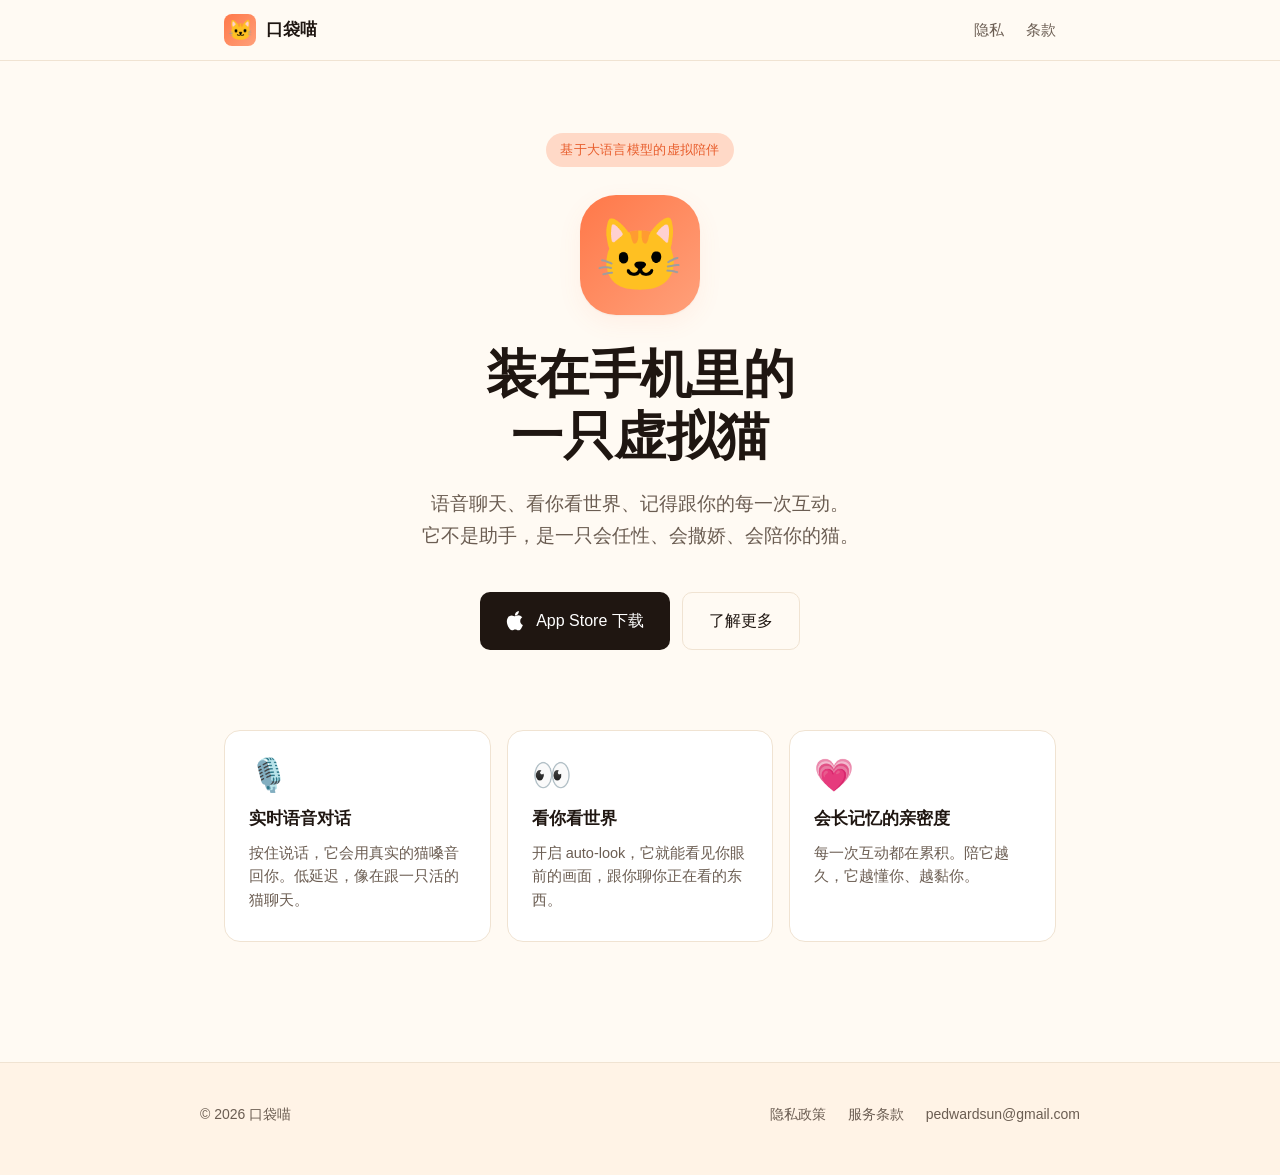
<file: index.html>
<!doctype html>
<html lang="zh-CN">
  <head>
    <meta charset="UTF-8" />
    <meta name="viewport" content="width=device-width, initial-scale=1.0, viewport-fit=cover" />
    <meta name="theme-color" content="#fffaf3" />
    <title>口袋喵 PhonePet — 装在手机里的虚拟猫陪伴</title>
    <meta
      name="description"
      content="口袋喵是一只可以语音对话、看你看世界的虚拟猫，基于大语言模型，给你真实的陪伴感。"
    />

    <!-- Open Graph -->
    <meta property="og:title" content="口袋喵 PhonePet" />
    <meta property="og:description" content="装在手机里的虚拟猫陪伴" />
    <meta property="og:type" content="website" />
    <meta property="og:locale" content="zh_CN" />

    <link
      rel="icon"
      href="data:image/svg+xml,%3Csvg xmlns='http://www.w3.org/2000/svg' viewBox='0 0 100 100'%3E%3Ctext y='.9em' font-size='90'%3E%F0%9F%90%B1%3C/text%3E%3C/svg%3E"
    />
    <link rel="stylesheet" href="/assets/styles.css" />
  </head>
  <body>
    <nav class="nav">
      <div class="nav-inner">
        <a href="/" class="brand">
          <span class="brand-logo">🐱</span>
          <span>口袋喵</span>
        </a>
        <div class="nav-links">
          <a href="/privacy">隐私</a>
          <a href="/terms">条款</a>
        </div>
      </div>
    </nav>

    <main>
      <section class="hero">
        <span class="hero-badge">基于大语言模型的虚拟陪伴</span>
        <div class="hero-mascot" aria-hidden="true">🐱</div>
        <h1>装在手机里的<br />一只虚拟猫</h1>
        <p class="hero-sub">
          语音聊天、看你看世界、记得跟你的每一次互动。<br />
          它不是助手，是一只会任性、会撒娇、会陪你的猫。
        </p>
        <div class="cta-row">
          <!-- TODO: 上架 App Store 后把 href 换成真实链接 -->
          <a class="btn btn-primary" href="https://apps.apple.com/app/idTODO" aria-label="在 App Store 下载">
            <svg class="btn-icon" viewBox="0 0 24 24" fill="currentColor" aria-hidden="true">
              <path
                d="M17.05 12.04c-.03-2.97 2.42-4.39 2.53-4.46-1.38-2.02-3.53-2.3-4.3-2.33-1.83-.19-3.57 1.08-4.5 1.08-.94 0-2.37-1.05-3.9-1.02-2 .03-3.86 1.16-4.89 2.95-2.1 3.64-.54 9.02 1.5 11.97 1 1.45 2.18 3.07 3.73 3.01 1.5-.06 2.07-.97 3.88-.97 1.81 0 2.31.97 3.89.94 1.61-.03 2.63-1.47 3.6-2.93 1.14-1.68 1.61-3.32 1.63-3.41-.04-.02-3.13-1.2-3.17-4.83zM14.2 3.85c.82-1 1.38-2.39 1.22-3.78-1.18.05-2.61.79-3.46 1.78-.77.88-1.44 2.29-1.26 3.65 1.32.1 2.67-.66 3.5-1.65z"
              />
            </svg>
            App Store 下载
          </a>
          <a class="btn btn-ghost" href="#features">了解更多</a>
        </div>
      </section>

      <section class="features" id="features">
        <article class="feature">
          <span class="feature-icon">🎙️</span>
          <h3>实时语音对话</h3>
          <p>按住说话，它会用真实的猫嗓音回你。低延迟，像在跟一只活的猫聊天。</p>
        </article>
        <article class="feature">
          <span class="feature-icon">👀</span>
          <h3>看你看世界</h3>
          <p>开启 auto-look，它就能看见你眼前的画面，跟你聊你正在看的东西。</p>
        </article>
        <article class="feature">
          <span class="feature-icon">💗</span>
          <h3>会长记忆的亲密度</h3>
          <p>每一次互动都在累积。陪它越久，它越懂你、越黏你。</p>
        </article>
      </section>
    </main>

    <footer class="footer">
      <div class="footer-inner">
        <div>© 2026 口袋喵</div>
        <div class="footer-links">
          <a href="/privacy">隐私政策</a>
          <a href="/terms">服务条款</a>
          <button
            type="button"
            class="copy-email"
            data-email="pedwardsun@gmail.com"
            aria-label="复制邮箱地址 pedwardsun@gmail.com"
          >
            pedwardsun@gmail.com
          </button>
        </div>
      </div>
    </footer>
    <script src="/assets/main.js" defer></script>
  </body>
</html>
</file>
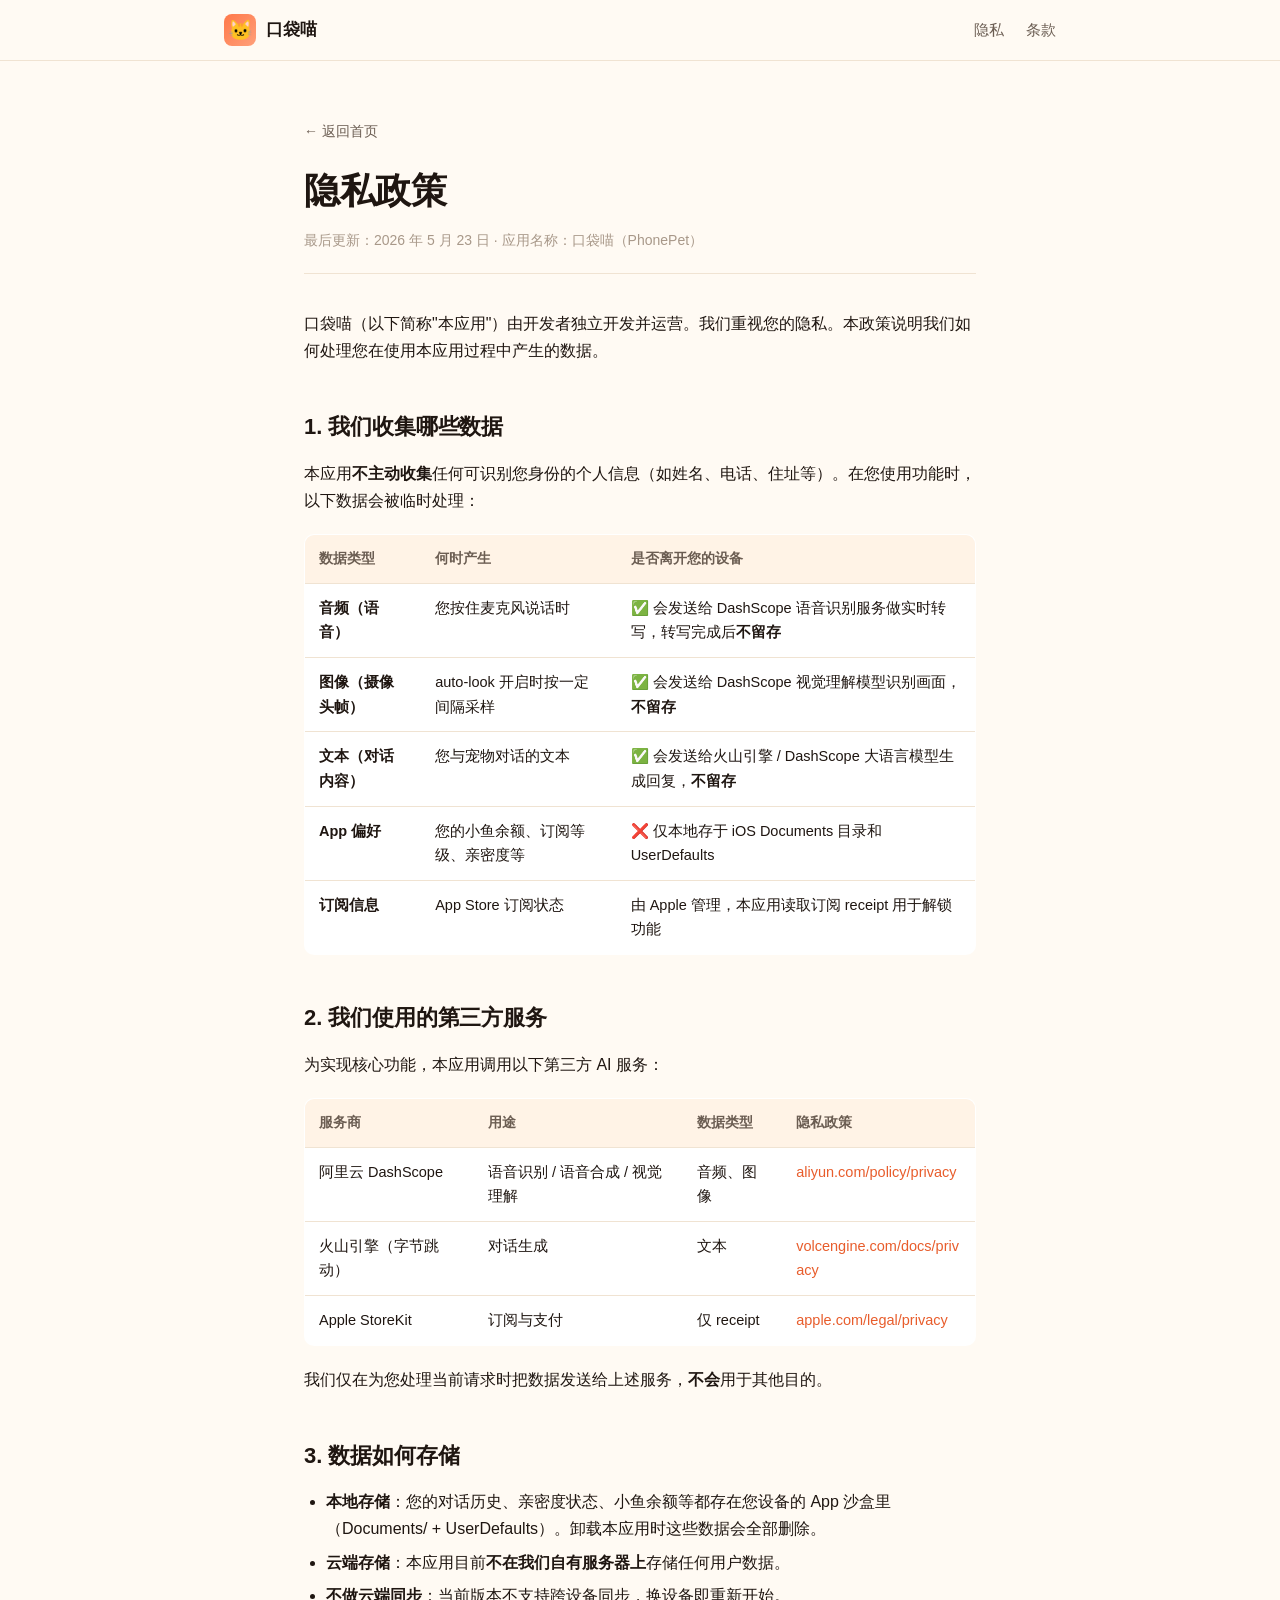
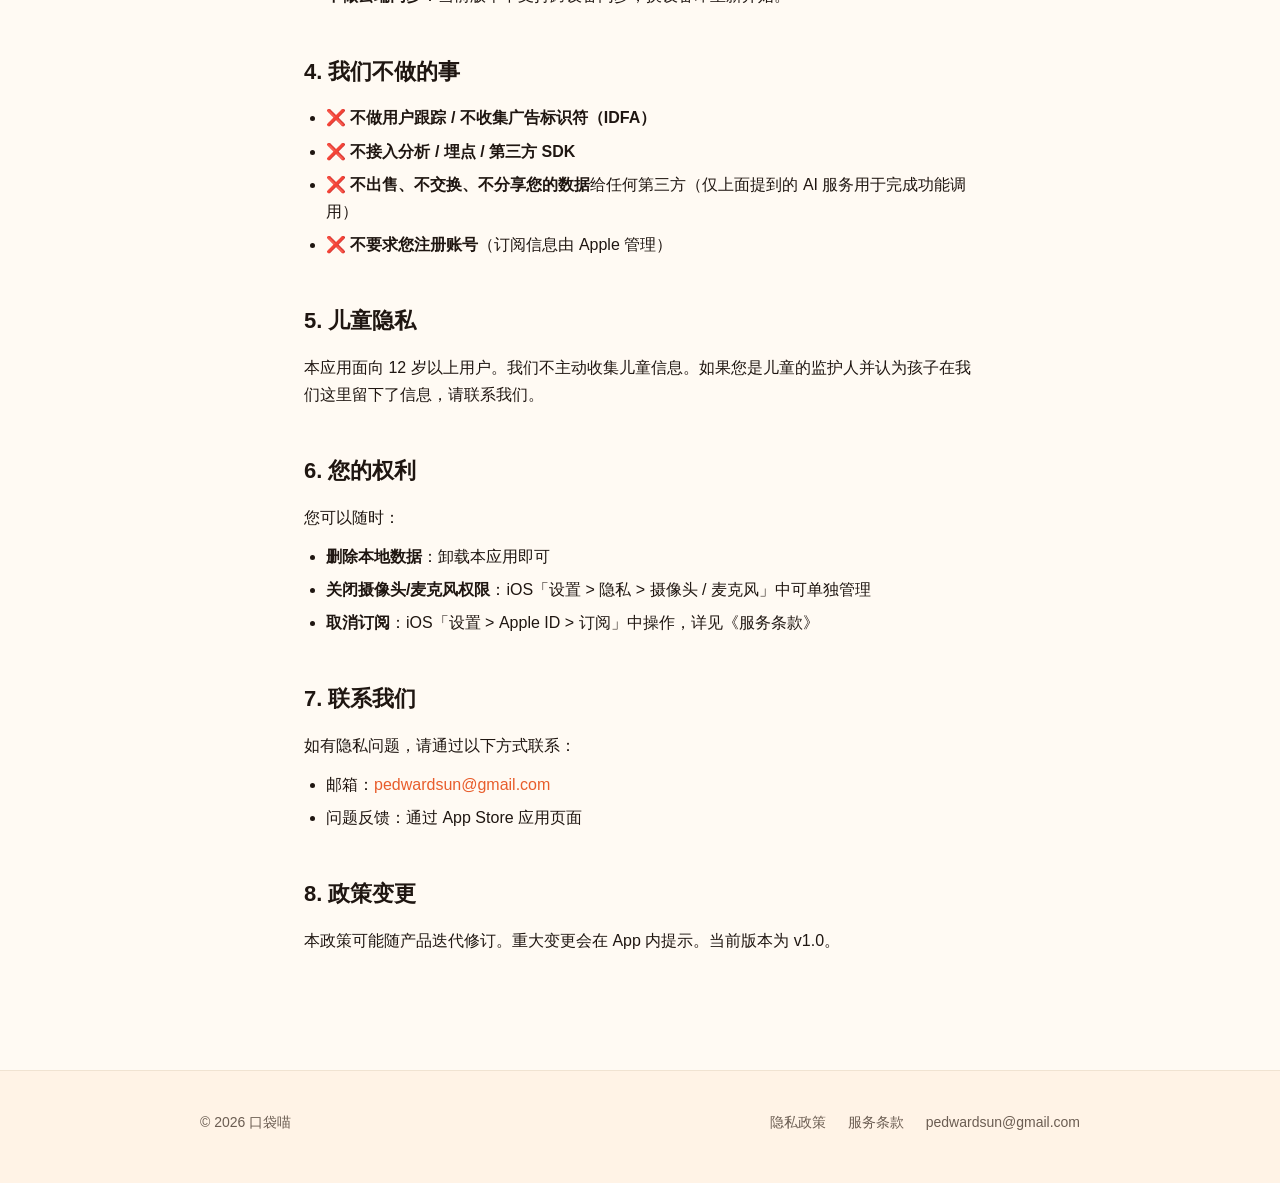
<file: privacy.html>
<!doctype html>
<html lang="zh-CN">
  <head>
    <meta charset="UTF-8" />
    <meta name="viewport" content="width=device-width, initial-scale=1.0" />
    <meta name="theme-color" content="#fffaf3" />
    <title>隐私政策 — 口袋喵 PhonePet</title>
    <meta name="description" content="口袋喵（PhonePet）隐私政策" />
    <link
      rel="icon"
      href="data:image/svg+xml,%3Csvg xmlns='http://www.w3.org/2000/svg' viewBox='0 0 100 100'%3E%3Ctext y='.9em' font-size='90'%3E%F0%9F%90%B1%3C/text%3E%3C/svg%3E"
    />
    <link rel="stylesheet" href="/assets/styles.css" />
  </head>
  <body>
    <nav class="nav">
      <div class="nav-inner">
        <a href="/" class="brand">
          <span class="brand-logo">🐱</span>
          <span>口袋喵</span>
        </a>
        <div class="nav-links">
          <a href="/privacy">隐私</a>
          <a href="/terms">条款</a>
        </div>
      </div>
    </nav>

    <main class="doc">
      <a class="doc-back" href="/">← 返回首页</a>
      <h1>隐私政策</h1>
      <div class="doc-meta">
        最后更新：2026 年 5 月 23 日 · 应用名称：口袋喵（PhonePet）
      </div>

      <p>
        口袋喵（以下简称"本应用"）由开发者独立开发并运营。我们重视您的隐私。本政策说明我们如何处理您在使用本应用过程中产生的数据。
      </p>

      <h2>1. 我们收集哪些数据</h2>
      <p>
        本应用<strong>不主动收集</strong>任何可识别您身份的个人信息（如姓名、电话、住址等）。在您使用功能时，以下数据会被临时处理：
      </p>
      <table>
        <thead>
          <tr>
            <th>数据类型</th>
            <th>何时产生</th>
            <th>是否离开您的设备</th>
          </tr>
        </thead>
        <tbody>
          <tr>
            <td><strong>音频（语音）</strong></td>
            <td>您按住麦克风说话时</td>
            <td>✅ 会发送给 DashScope 语音识别服务做实时转写，转写完成后<strong>不留存</strong></td>
          </tr>
          <tr>
            <td><strong>图像（摄像头帧）</strong></td>
            <td>auto-look 开启时按一定间隔采样</td>
            <td>✅ 会发送给 DashScope 视觉理解模型识别画面，<strong>不留存</strong></td>
          </tr>
          <tr>
            <td><strong>文本（对话内容）</strong></td>
            <td>您与宠物对话的文本</td>
            <td>✅ 会发送给火山引擎 / DashScope 大语言模型生成回复，<strong>不留存</strong></td>
          </tr>
          <tr>
            <td><strong>App 偏好</strong></td>
            <td>您的小鱼余额、订阅等级、亲密度等</td>
            <td>❌ 仅本地存于 iOS Documents 目录和 UserDefaults</td>
          </tr>
          <tr>
            <td><strong>订阅信息</strong></td>
            <td>App Store 订阅状态</td>
            <td>由 Apple 管理，本应用读取订阅 receipt 用于解锁功能</td>
          </tr>
        </tbody>
      </table>

      <h2>2. 我们使用的第三方服务</h2>
      <p>为实现核心功能，本应用调用以下第三方 AI 服务：</p>
      <table>
        <thead>
          <tr>
            <th>服务商</th>
            <th>用途</th>
            <th>数据类型</th>
            <th>隐私政策</th>
          </tr>
        </thead>
        <tbody>
          <tr>
            <td>阿里云 DashScope</td>
            <td>语音识别 / 语音合成 / 视觉理解</td>
            <td>音频、图像</td>
            <td><a href="https://www.aliyun.com/policy/privacy" target="_blank" rel="noopener">aliyun.com/policy/privacy</a></td>
          </tr>
          <tr>
            <td>火山引擎（字节跳动）</td>
            <td>对话生成</td>
            <td>文本</td>
            <td><a href="https://www.volcengine.com/docs/privacy" target="_blank" rel="noopener">volcengine.com/docs/privacy</a></td>
          </tr>
          <tr>
            <td>Apple StoreKit</td>
            <td>订阅与支付</td>
            <td>仅 receipt</td>
            <td><a href="https://www.apple.com/legal/privacy/" target="_blank" rel="noopener">apple.com/legal/privacy</a></td>
          </tr>
        </tbody>
      </table>
      <p>我们仅在为您处理当前请求时把数据发送给上述服务，<strong>不会</strong>用于其他目的。</p>

      <h2>3. 数据如何存储</h2>
      <ul>
        <li>
          <strong>本地存储</strong>：您的对话历史、亲密度状态、小鱼余额等都存在您设备的 App 沙盒里（Documents/ +
          UserDefaults）。卸载本应用时这些数据会全部删除。
        </li>
        <li>
          <strong>云端存储</strong>：本应用目前<strong>不在我们自有服务器上</strong>存储任何用户数据。
        </li>
        <li><strong>不做云端同步</strong>：当前版本不支持跨设备同步，换设备即重新开始。</li>
      </ul>

      <h2>4. 我们不做的事</h2>
      <ul>
        <li>❌ <strong>不做用户跟踪 / 不收集广告标识符（IDFA）</strong></li>
        <li>❌ <strong>不接入分析 / 埋点 / 第三方 SDK</strong></li>
        <li>
          ❌ <strong>不出售、不交换、不分享您的数据</strong>给任何第三方（仅上面提到的 AI 服务用于完成功能调用）
        </li>
        <li>❌ <strong>不要求您注册账号</strong>（订阅信息由 Apple 管理）</li>
      </ul>

      <h2>5. 儿童隐私</h2>
      <p>
        本应用面向 12
        岁以上用户。我们不主动收集儿童信息。如果您是儿童的监护人并认为孩子在我们这里留下了信息，请联系我们。
      </p>

      <h2>6. 您的权利</h2>
      <p>您可以随时：</p>
      <ul>
        <li><strong>删除本地数据</strong>：卸载本应用即可</li>
        <li>
          <strong>关闭摄像头/麦克风权限</strong>：iOS「设置 &gt; 隐私 &gt; 摄像头 / 麦克风」中可单独管理
        </li>
        <li><strong>取消订阅</strong>：iOS「设置 &gt; Apple ID &gt; 订阅」中操作，详见《服务条款》</li>
      </ul>

      <h2>7. 联系我们</h2>
      <p>如有隐私问题，请通过以下方式联系：</p>
      <ul>
        <li>邮箱：<a href="mailto:pedwardsun@gmail.com">pedwardsun@gmail.com</a></li>
        <li>问题反馈：通过 App Store 应用页面</li>
      </ul>

      <h2>8. 政策变更</h2>
      <p>本政策可能随产品迭代修订。重大变更会在 App 内提示。当前版本为 v1.0。</p>
    </main>

    <footer class="footer">
      <div class="footer-inner">
        <div>© 2026 口袋喵</div>
        <div class="footer-links">
          <a href="/privacy">隐私政策</a>
          <a href="/terms">服务条款</a>
          <button
            type="button"
            class="copy-email"
            data-email="pedwardsun@gmail.com"
            aria-label="复制邮箱地址 pedwardsun@gmail.com"
          >
            pedwardsun@gmail.com
          </button>
        </div>
      </div>
    </footer>
    <script src="/assets/main.js" defer></script>
  </body>
</html>
</file>
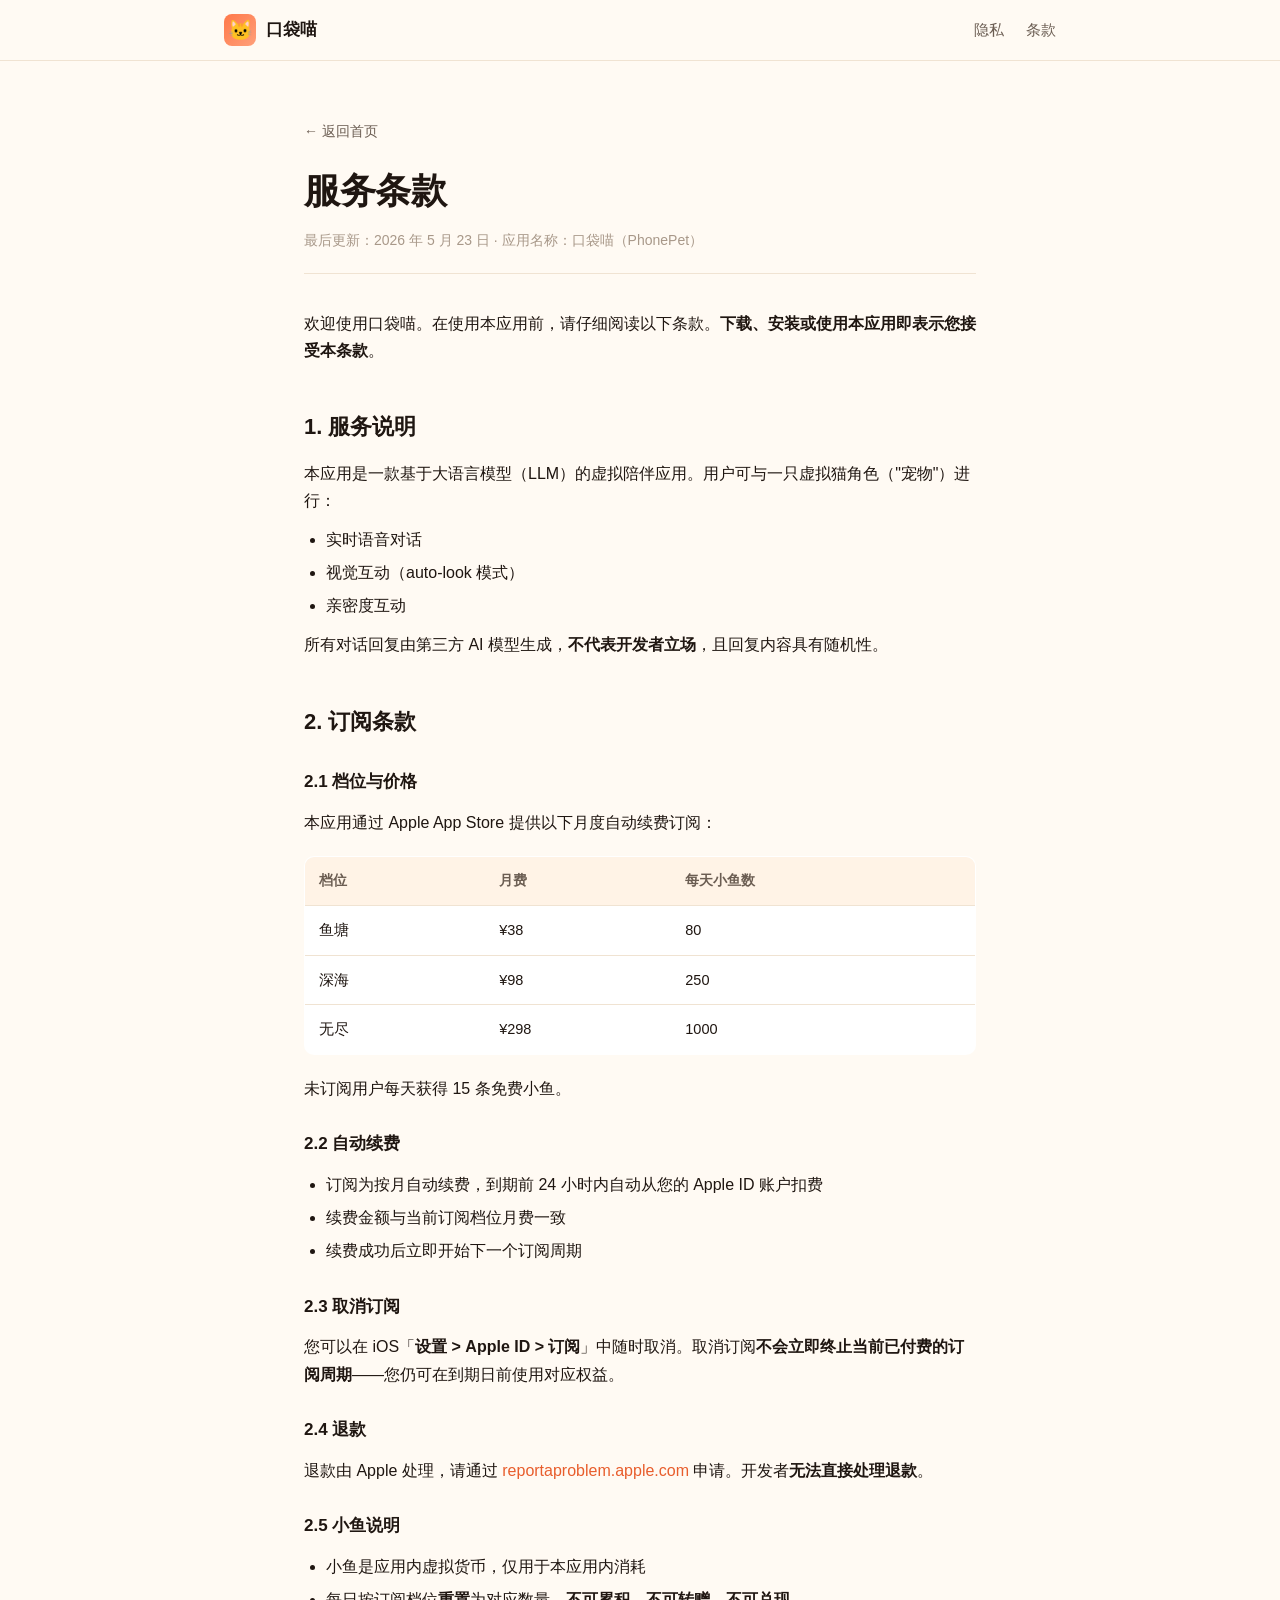
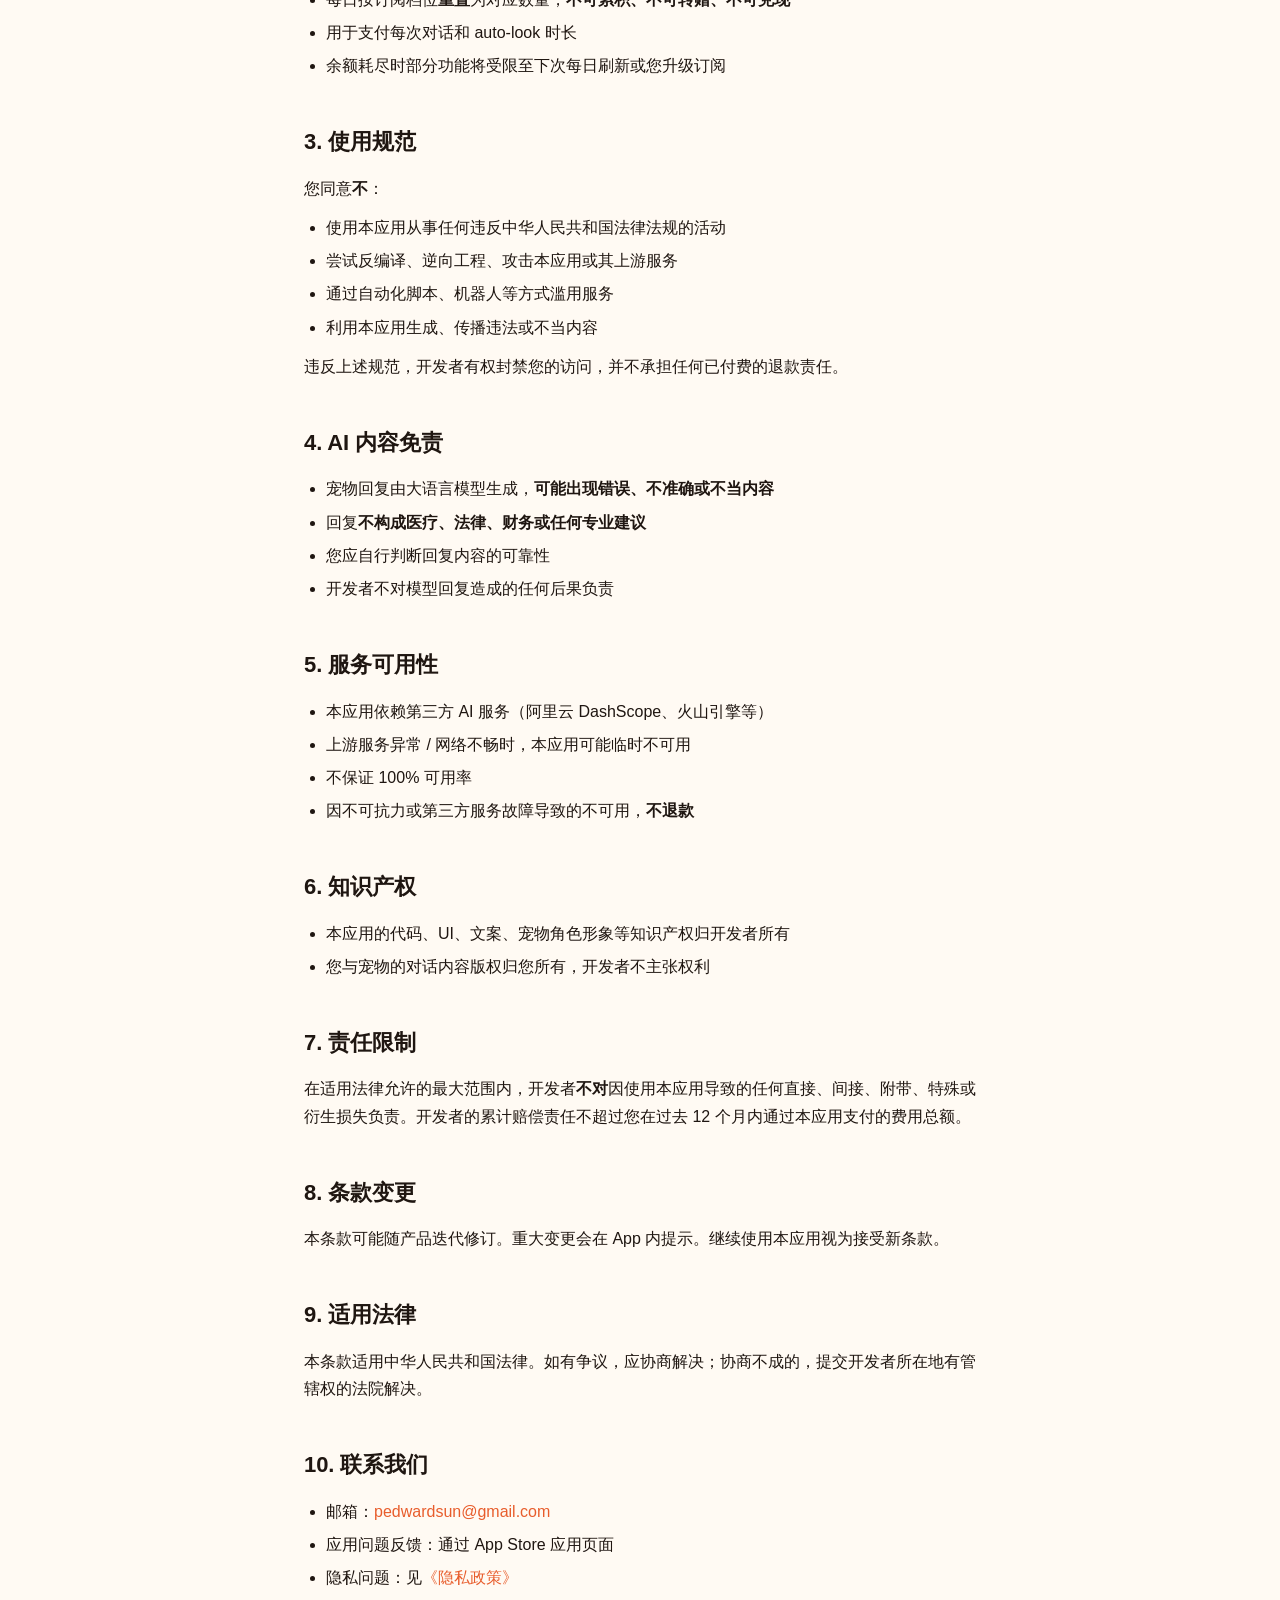
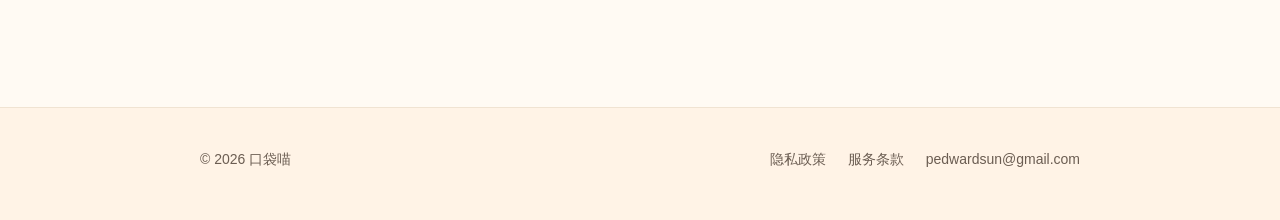
<file: terms.html>
<!doctype html>
<html lang="zh-CN">
  <head>
    <meta charset="UTF-8" />
    <meta name="viewport" content="width=device-width, initial-scale=1.0" />
    <meta name="theme-color" content="#fffaf3" />
    <title>服务条款 — 口袋喵 PhonePet</title>
    <meta name="description" content="口袋喵（PhonePet）服务条款" />
    <link
      rel="icon"
      href="data:image/svg+xml,%3Csvg xmlns='http://www.w3.org/2000/svg' viewBox='0 0 100 100'%3E%3Ctext y='.9em' font-size='90'%3E%F0%9F%90%B1%3C/text%3E%3C/svg%3E"
    />
    <link rel="stylesheet" href="/assets/styles.css" />
  </head>
  <body>
    <nav class="nav">
      <div class="nav-inner">
        <a href="/" class="brand">
          <span class="brand-logo">🐱</span>
          <span>口袋喵</span>
        </a>
        <div class="nav-links">
          <a href="/privacy">隐私</a>
          <a href="/terms">条款</a>
        </div>
      </div>
    </nav>

    <main class="doc">
      <a class="doc-back" href="/">← 返回首页</a>
      <h1>服务条款</h1>
      <div class="doc-meta">
        最后更新：2026 年 5 月 23 日 · 应用名称：口袋喵（PhonePet）
      </div>

      <p>
        欢迎使用口袋喵。在使用本应用前，请仔细阅读以下条款。<strong>下载、安装或使用本应用即表示您接受本条款</strong>。
      </p>

      <h2>1. 服务说明</h2>
      <p>本应用是一款基于大语言模型（LLM）的虚拟陪伴应用。用户可与一只虚拟猫角色（"宠物"）进行：</p>
      <ul>
        <li>实时语音对话</li>
        <li>视觉互动（auto-look 模式）</li>
        <li>亲密度互动</li>
      </ul>
      <p>所有对话回复由第三方 AI 模型生成，<strong>不代表开发者立场</strong>，且回复内容具有随机性。</p>

      <h2>2. 订阅条款</h2>

      <h3>2.1 档位与价格</h3>
      <p>本应用通过 Apple App Store 提供以下月度自动续费订阅：</p>
      <table>
        <thead>
          <tr>
            <th>档位</th>
            <th>月费</th>
            <th>每天小鱼数</th>
          </tr>
        </thead>
        <tbody>
          <tr><td>鱼塘</td><td>¥38</td><td>80</td></tr>
          <tr><td>深海</td><td>¥98</td><td>250</td></tr>
          <tr><td>无尽</td><td>¥298</td><td>1000</td></tr>
        </tbody>
      </table>
      <p>未订阅用户每天获得 15 条免费小鱼。</p>

      <h3>2.2 自动续费</h3>
      <ul>
        <li>订阅为按月自动续费，到期前 24 小时内自动从您的 Apple ID 账户扣费</li>
        <li>续费金额与当前订阅档位月费一致</li>
        <li>续费成功后立即开始下一个订阅周期</li>
      </ul>

      <h3>2.3 取消订阅</h3>
      <p>
        您可以在 iOS「<strong>设置 &gt; Apple ID &gt;
        订阅</strong>」中随时取消。取消订阅<strong>不会立即终止当前已付费的订阅周期</strong>——您仍可在到期日前使用对应权益。
      </p>

      <h3>2.4 退款</h3>
      <p>
        退款由 Apple
        处理，请通过
        <a href="https://reportaproblem.apple.com" target="_blank" rel="noopener">reportaproblem.apple.com</a>
        申请。开发者<strong>无法直接处理退款</strong>。
      </p>

      <h3>2.5 小鱼说明</h3>
      <ul>
        <li>小鱼是应用内虚拟货币，仅用于本应用内消耗</li>
        <li>每日按订阅档位<strong>重置</strong>为对应数量，<strong>不可累积、不可转赠、不可兑现</strong></li>
        <li>用于支付每次对话和 auto-look 时长</li>
        <li>余额耗尽时部分功能将受限至下次每日刷新或您升级订阅</li>
      </ul>

      <h2>3. 使用规范</h2>
      <p>您同意<strong>不</strong>：</p>
      <ul>
        <li>使用本应用从事任何违反中华人民共和国法律法规的活动</li>
        <li>尝试反编译、逆向工程、攻击本应用或其上游服务</li>
        <li>通过自动化脚本、机器人等方式滥用服务</li>
        <li>利用本应用生成、传播违法或不当内容</li>
      </ul>
      <p>违反上述规范，开发者有权封禁您的访问，并不承担任何已付费的退款责任。</p>

      <h2>4. AI 内容免责</h2>
      <ul>
        <li>宠物回复由大语言模型生成，<strong>可能出现错误、不准确或不当内容</strong></li>
        <li>回复<strong>不构成医疗、法律、财务或任何专业建议</strong></li>
        <li>您应自行判断回复内容的可靠性</li>
        <li>开发者不对模型回复造成的任何后果负责</li>
      </ul>

      <h2>5. 服务可用性</h2>
      <ul>
        <li>本应用依赖第三方 AI 服务（阿里云 DashScope、火山引擎等）</li>
        <li>上游服务异常 / 网络不畅时，本应用可能临时不可用</li>
        <li>不保证 100% 可用率</li>
        <li>因不可抗力或第三方服务故障导致的不可用，<strong>不退款</strong></li>
      </ul>

      <h2>6. 知识产权</h2>
      <ul>
        <li>本应用的代码、UI、文案、宠物角色形象等知识产权归开发者所有</li>
        <li>您与宠物的对话内容版权归您所有，开发者不主张权利</li>
      </ul>

      <h2>7. 责任限制</h2>
      <p>
        在适用法律允许的最大范围内，开发者<strong>不对</strong>因使用本应用导致的任何直接、间接、附带、特殊或衍生损失负责。开发者的累计赔偿责任不超过您在过去
        12 个月内通过本应用支付的费用总额。
      </p>

      <h2>8. 条款变更</h2>
      <p>本条款可能随产品迭代修订。重大变更会在 App 内提示。继续使用本应用视为接受新条款。</p>

      <h2>9. 适用法律</h2>
      <p>
        本条款适用中华人民共和国法律。如有争议，应协商解决；协商不成的，提交开发者所在地有管辖权的法院解决。
      </p>

      <h2>10. 联系我们</h2>
      <ul>
        <li>邮箱：<a href="mailto:pedwardsun@gmail.com">pedwardsun@gmail.com</a></li>
        <li>应用问题反馈：通过 App Store 应用页面</li>
        <li>隐私问题：见<a href="/privacy">《隐私政策》</a></li>
      </ul>
    </main>

    <footer class="footer">
      <div class="footer-inner">
        <div>© 2026 口袋喵</div>
        <div class="footer-links">
          <a href="/privacy">隐私政策</a>
          <a href="/terms">服务条款</a>
          <button
            type="button"
            class="copy-email"
            data-email="pedwardsun@gmail.com"
            aria-label="复制邮箱地址 pedwardsun@gmail.com"
          >
            pedwardsun@gmail.com
          </button>
        </div>
      </div>
    </footer>
    <script src="/assets/main.js" defer></script>
  </body>
</html>
</file>
<file: assets/styles.css>
/* === 口袋喵 官网共享样式 ===
   设计原则：极简、暖色调、中文优先、移动优先。
   零依赖、零构建。 */

:root {
  --bg: #fffaf3;
  --bg-soft: #fff3e6;
  --surface: #ffffff;
  --ink: #1f1611;
  --ink-soft: #6b5d52;
  --ink-faint: #a89889;
  --brand: #ff7849;
  --brand-dark: #e85d2c;
  --brand-soft: #ffd9c7;
  --line: #f0e3d2;
  --shadow: 0 1px 2px rgba(31, 22, 17, 0.04), 0 8px 24px rgba(255, 120, 73, 0.08);
  --radius: 16px;
  --radius-sm: 10px;
  --max-w: 880px;
}

* {
  box-sizing: border-box;
}

html {
  -webkit-text-size-adjust: 100%;
  scroll-behavior: smooth;
}

body {
  margin: 0;
  background: var(--bg);
  color: var(--ink);
  font-family:
    -apple-system, BlinkMacSystemFont, "PingFang SC", "Hiragino Sans GB",
    "Microsoft YaHei", "Segoe UI", Roboto, sans-serif;
  font-size: 16px;
  line-height: 1.7;
  -webkit-font-smoothing: antialiased;
  -moz-osx-font-smoothing: grayscale;
}

a {
  color: var(--brand-dark);
  text-decoration: none;
  transition: opacity 0.15s ease;
}

a:hover {
  opacity: 0.7;
}

img,
svg {
  display: block;
  max-width: 100%;
}

/* === 顶部导航 === */
.nav {
  position: sticky;
  top: 0;
  background: rgba(255, 250, 243, 0.92);
  backdrop-filter: saturate(180%) blur(12px);
  -webkit-backdrop-filter: saturate(180%) blur(12px);
  border-bottom: 1px solid var(--line);
  z-index: 10;
}

.nav-inner {
  max-width: var(--max-w);
  margin: 0 auto;
  padding: 14px 24px;
  display: flex;
  align-items: center;
  justify-content: space-between;
  gap: 16px;
}

.brand {
  display: flex;
  align-items: center;
  gap: 10px;
  color: var(--ink);
  font-weight: 600;
  font-size: 17px;
}

.brand-logo {
  width: 32px;
  height: 32px;
  border-radius: 8px;
  background: linear-gradient(135deg, var(--brand), #ffa07a);
  display: grid;
  place-items: center;
  font-size: 20px;
  line-height: 1;
}

.nav-links {
  display: flex;
  gap: 22px;
  font-size: 15px;
}

.nav-links a {
  color: var(--ink-soft);
}

.nav-links a:hover {
  color: var(--brand-dark);
  opacity: 1;
}

/* === Hero === */
.hero {
  max-width: var(--max-w);
  margin: 0 auto;
  padding: 72px 24px 56px;
  text-align: center;
}

.hero-badge {
  display: inline-block;
  padding: 6px 14px;
  background: var(--brand-soft);
  color: var(--brand-dark);
  border-radius: 999px;
  font-size: 13px;
  font-weight: 500;
  letter-spacing: 0.02em;
  margin-bottom: 28px;
}

.hero-mascot {
  width: 120px;
  height: 120px;
  margin: 0 auto 28px;
  background: linear-gradient(135deg, var(--brand), #ffa07a);
  border-radius: 36px;
  display: grid;
  place-items: center;
  font-size: 72px;
  line-height: 1;
  box-shadow: var(--shadow);
}

.hero h1 {
  font-size: clamp(34px, 6vw, 52px);
  line-height: 1.2;
  margin: 0 0 20px;
  font-weight: 700;
  letter-spacing: -0.01em;
}

.hero-sub {
  font-size: clamp(16px, 2.4vw, 19px);
  color: var(--ink-soft);
  max-width: 580px;
  margin: 0 auto 40px;
}

.cta-row {
  display: flex;
  gap: 12px;
  justify-content: center;
  flex-wrap: wrap;
}

.btn {
  display: inline-flex;
  align-items: center;
  gap: 10px;
  padding: 14px 26px;
  border-radius: var(--radius-sm);
  font-size: 16px;
  font-weight: 500;
  border: none;
  cursor: pointer;
  transition:
    transform 0.12s ease,
    box-shadow 0.12s ease,
    opacity 0.12s ease;
}

.btn-primary {
  background: var(--ink);
  color: #fff;
}

.btn-primary:hover {
  background: #000;
  color: #fff;
  opacity: 1;
  transform: translateY(-1px);
  box-shadow: 0 6px 16px rgba(31, 22, 17, 0.2);
}

.btn-ghost {
  background: transparent;
  color: var(--ink);
  border: 1px solid var(--line);
}

.btn-ghost:hover {
  border-color: var(--ink-soft);
  opacity: 1;
}

.btn-icon {
  width: 20px;
  height: 20px;
}

/* === 功能区 === */
.features {
  max-width: var(--max-w);
  margin: 0 auto;
  padding: 24px 24px 80px;
  display: grid;
  grid-template-columns: repeat(3, 1fr);
  gap: 16px;
}

.feature {
  background: var(--surface);
  border: 1px solid var(--line);
  border-radius: var(--radius);
  padding: 28px 24px;
  text-align: left;
}

.feature-icon {
  font-size: 32px;
  margin-bottom: 14px;
  display: block;
  line-height: 1;
}

.feature h3 {
  font-size: 17px;
  margin: 0 0 8px;
  font-weight: 600;
}

.feature p {
  font-size: 14.5px;
  color: var(--ink-soft);
  margin: 0;
  line-height: 1.65;
}

/* === 页脚 === */
.footer {
  border-top: 1px solid var(--line);
  background: var(--bg-soft);
  padding: 40px 24px 48px;
  margin-top: 40px;
}

.footer-inner {
  max-width: var(--max-w);
  margin: 0 auto;
  display: flex;
  flex-wrap: wrap;
  justify-content: space-between;
  gap: 20px;
  color: var(--ink-soft);
  font-size: 14px;
}

.footer-links {
  display: flex;
  gap: 22px;
  flex-wrap: wrap;
}

.footer-links a {
  color: var(--ink-soft);
}

.footer-links a:hover {
  color: var(--brand-dark);
}

/* === 法律文档页（privacy / terms） === */
.doc {
  max-width: 720px;
  margin: 0 auto;
  padding: 56px 24px 64px;
}

.doc h1 {
  font-size: clamp(28px, 4.5vw, 36px);
  margin: 0 0 8px;
  font-weight: 700;
  letter-spacing: -0.01em;
}

.doc .doc-meta {
  color: var(--ink-faint);
  font-size: 14px;
  margin-bottom: 36px;
  padding-bottom: 20px;
  border-bottom: 1px solid var(--line);
}

.doc h2 {
  font-size: 22px;
  margin: 44px 0 14px;
  font-weight: 600;
  letter-spacing: -0.005em;
}

.doc h3 {
  font-size: 17px;
  margin: 28px 0 10px;
  font-weight: 600;
}

.doc p {
  margin: 12px 0;
  color: var(--ink);
}

.doc ul {
  padding-left: 22px;
  margin: 12px 0;
}

.doc li {
  margin: 6px 0;
}

.doc a {
  word-break: break-all;
}

.doc strong {
  color: var(--ink);
}

.doc table {
  width: 100%;
  border-collapse: collapse;
  margin: 20px 0;
  font-size: 14.5px;
  background: var(--surface);
  border-radius: var(--radius-sm);
  overflow: hidden;
  border: 1px solid var(--line);
}

.doc th,
.doc td {
  text-align: left;
  padding: 12px 14px;
  border-bottom: 1px solid var(--line);
  vertical-align: top;
}

.doc th {
  background: var(--bg-soft);
  font-weight: 600;
  font-size: 14px;
  color: var(--ink-soft);
}

.doc tr:last-child td {
  border-bottom: none;
}

.doc-back {
  display: inline-flex;
  align-items: center;
  gap: 6px;
  color: var(--ink-soft);
  font-size: 14px;
  margin-bottom: 16px;
}

/* === 响应式 === */
@media (max-width: 720px) {
  .nav-inner {
    padding: 12px 18px;
  }

  .nav-links {
    gap: 16px;
    font-size: 14px;
  }

  .hero {
    padding: 48px 20px 36px;
  }

  .hero-mascot {
    width: 96px;
    height: 96px;
    border-radius: 28px;
    font-size: 56px;
  }

  .features {
    grid-template-columns: 1fr;
    padding: 8px 20px 56px;
  }

  .doc {
    padding: 36px 20px 48px;
  }

  .doc table {
    font-size: 13.5px;
  }

  .doc th,
  .doc td {
    padding: 10px 10px;
  }

  .footer-inner {
    flex-direction: column;
    gap: 16px;
  }
}

/* === 点击复制邮箱按钮（footer） === */
.copy-email {
  font: inherit;
  background: transparent;
  border: none;
  padding: 0;
  margin: 0;
  color: var(--ink-soft);
  cursor: pointer;
  transition: color 0.15s ease;
  font-variant-numeric: tabular-nums;
}

.copy-email:hover {
  color: var(--brand-dark);
}

.copy-email--done {
  color: var(--brand) !important;
}
</file>
